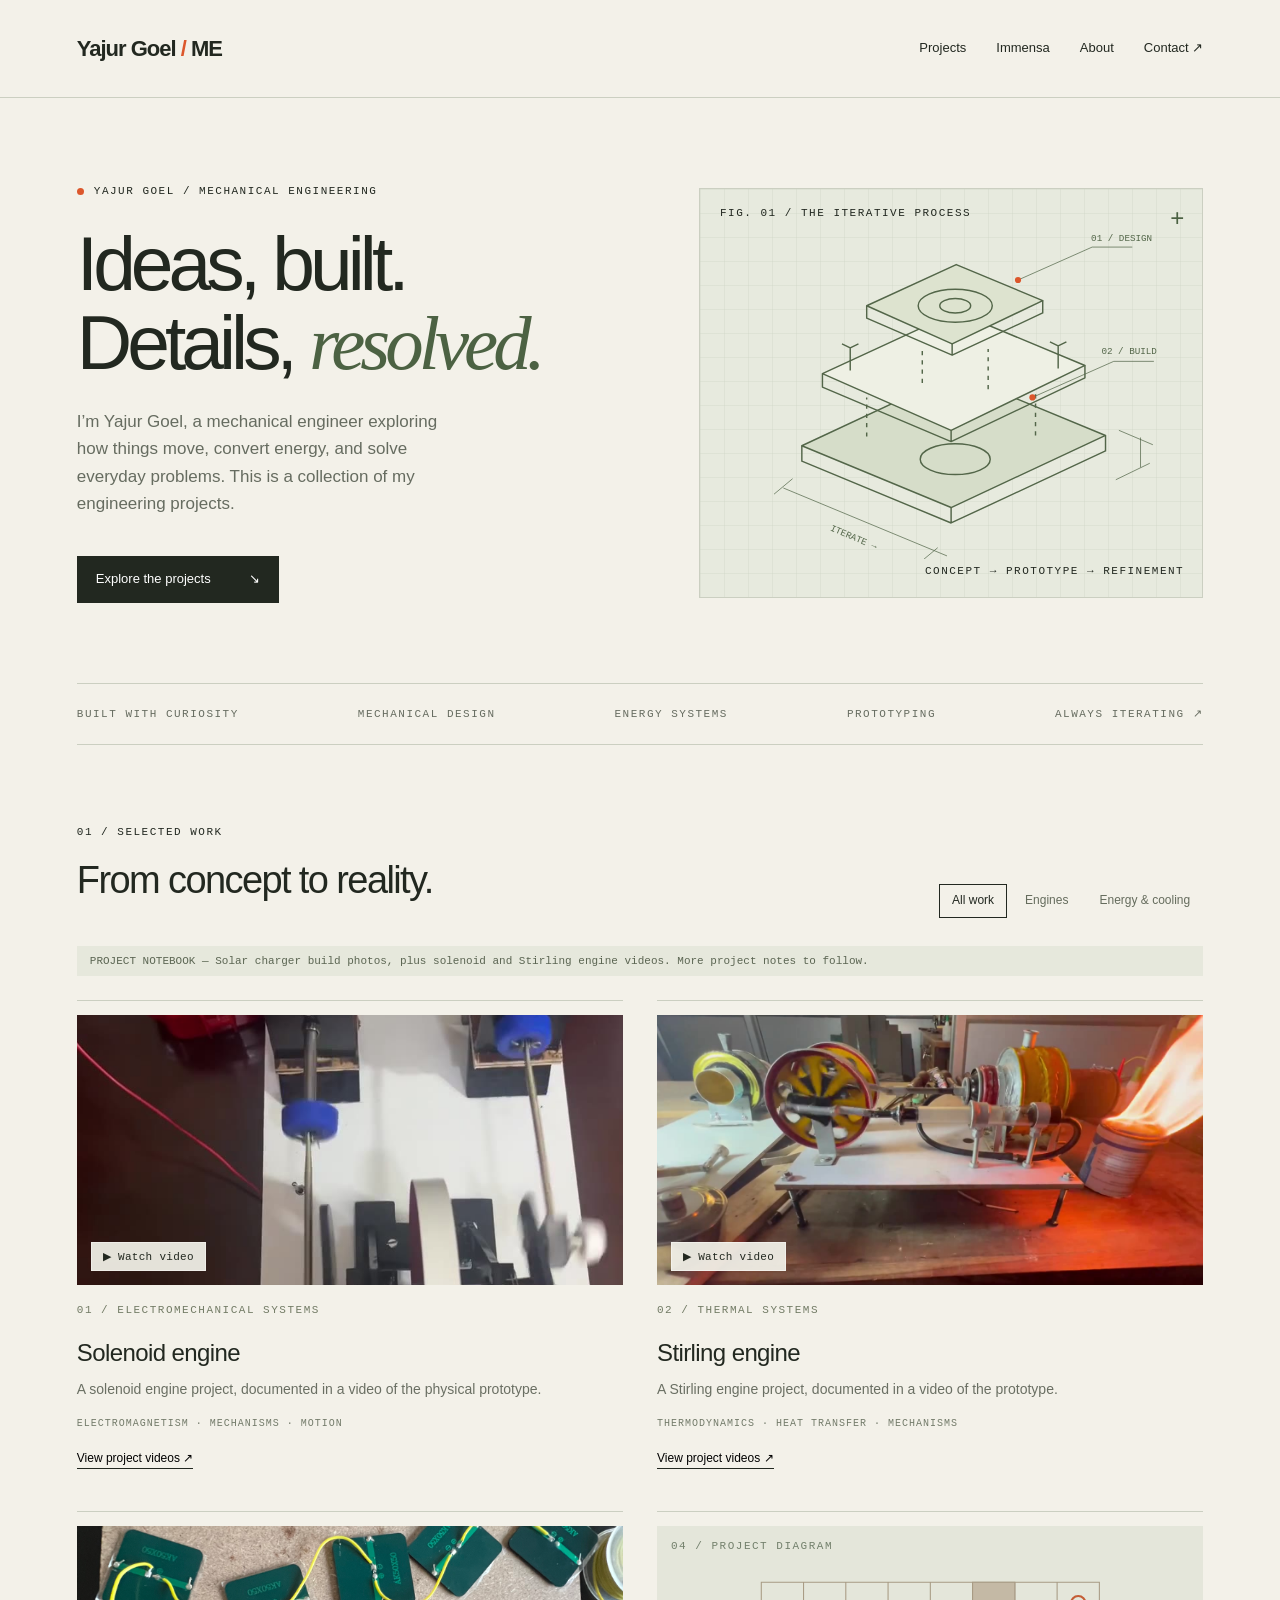
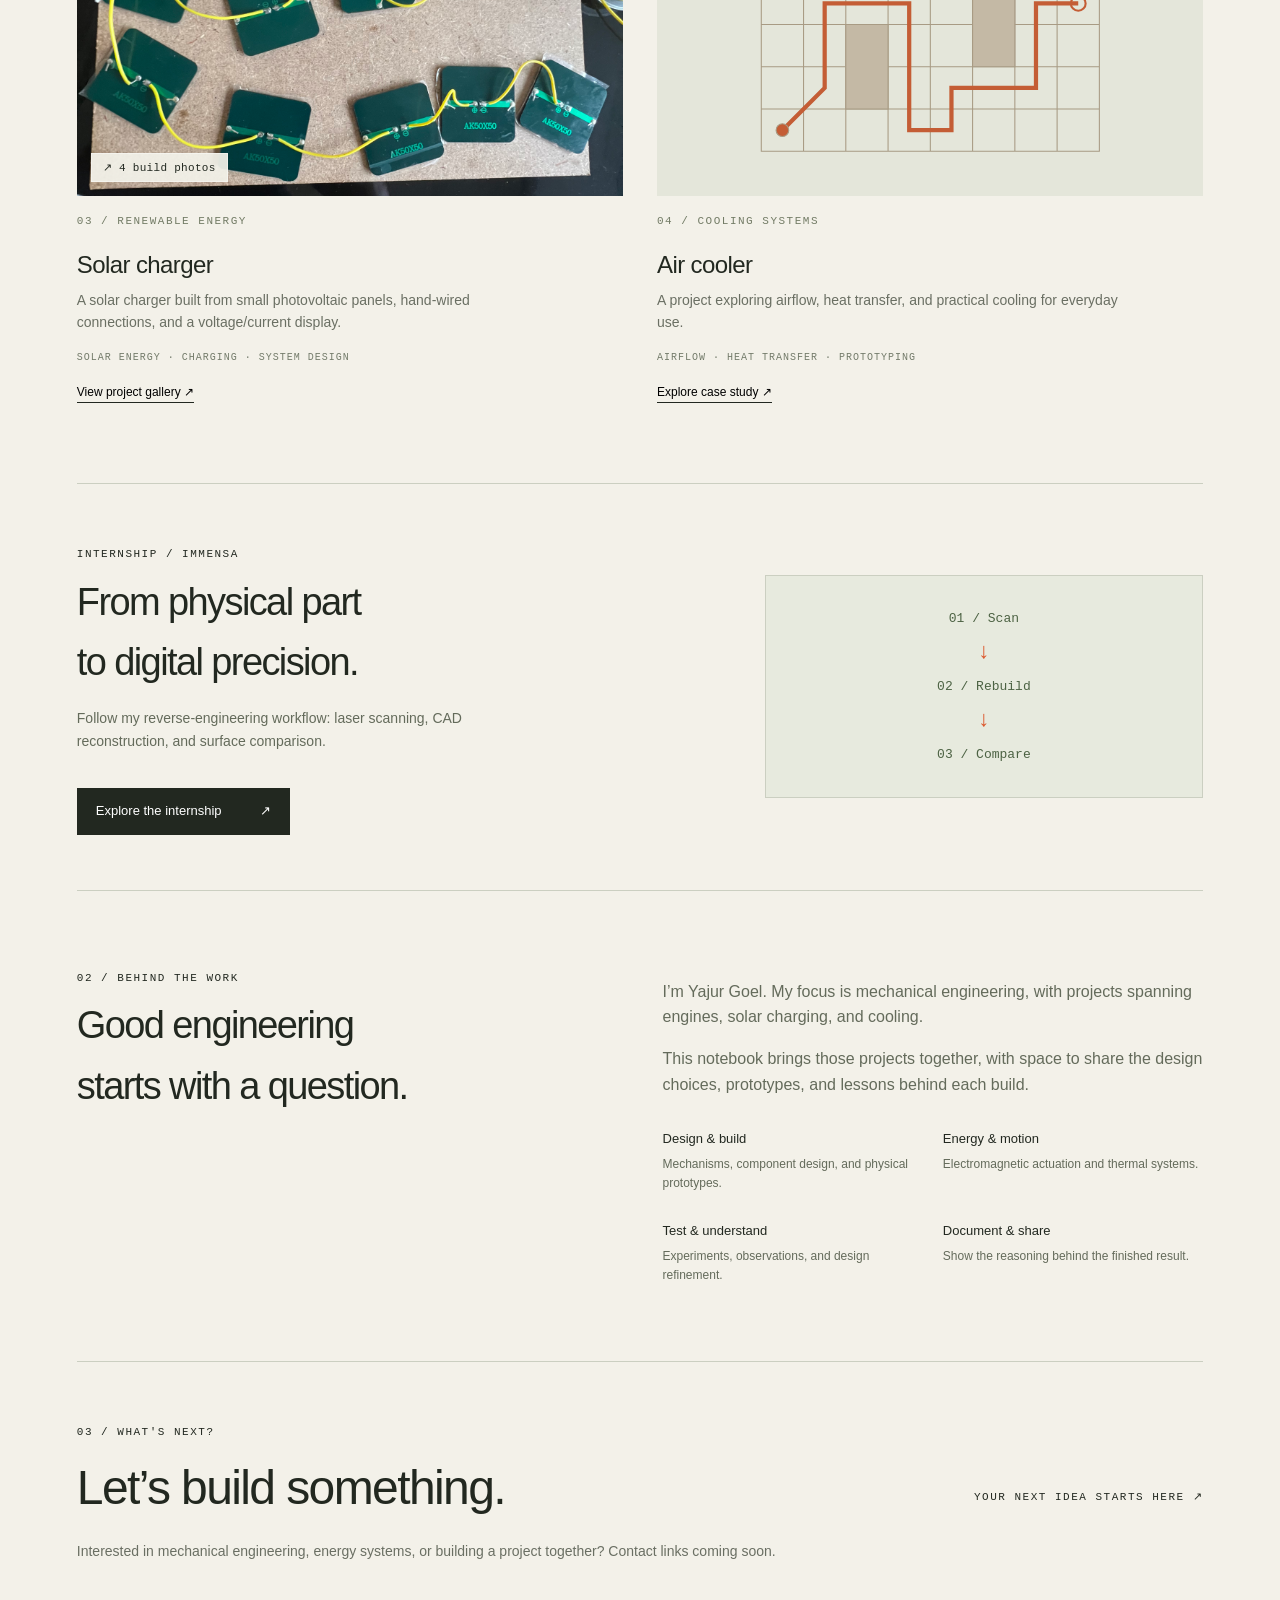
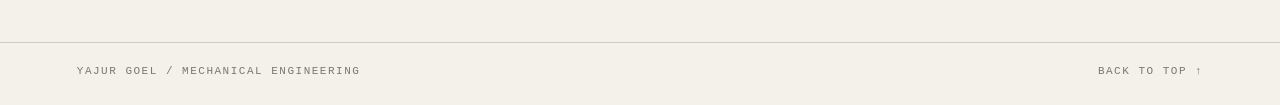
<file: index.html>
<!doctype html><html lang="en"><head><meta charset="UTF-8"><meta name="viewport" content="width=device-width,initial-scale=1"><title>Yajur Goel — Mechanical Engineering</title><meta name="description" content="An engineering project notebook: design decisions, prototypes, and lessons learned."><style>
:root{--paper:#f3f1e9;--ink:#222820;--line:#cbcfc1;--green:#4c6243;--orange:#dc572c}*{box-sizing:border-box}html{scroll-behavior:smooth}body{margin:0;background:var(--paper);color:var(--ink);font:16px/1.6 Arial,sans-serif}a{color:inherit;text-decoration:none}button{font:inherit;cursor:pointer}header,main,footer{max-width:1400px;margin:auto;padding:0 6%}header{height:98px;display:flex;align-items:center;justify-content:space-between;border-bottom:1px solid var(--line)}.logo{font-weight:800;letter-spacing:-1px;font-size:22px}.logo span{color:var(--orange)}nav{display:flex;gap:30px;font-size:13px}nav a:hover{color:var(--orange)}.mono{font:11px/1.5 monospace;letter-spacing:1.5px;text-transform:uppercase}.hero{display:grid;grid-template-columns:1.1fr 1fr;align-items:center;gap:6%;padding:85px 0 80px}.eyebrow{display:flex;align-items:center;gap:10px}.dot{width:7px;height:7px;background:var(--orange);border-radius:50%}h1{font-size:clamp(50px,6vw,84px);line-height:1.04;letter-spacing:-5px;font-weight:500;margin:24px 0}h1 em{font-family:Georgia,serif;font-weight:400;color:var(--green)}.intro{max-width:395px;color:#666c60;font-size:17px}.btn{display:inline-flex;align-items:center;gap:38px;background:var(--ink);color:white;padding:13px 19px;font-size:13px;margin-top:22px}.btn:hover{background:var(--green)}.drawing{position:relative;min-height:410px;background-color:#e7eade;background-image:linear-gradient(#ccd3c355 1px,transparent 1px),linear-gradient(90deg,#ccd3c355 1px,transparent 1px);background-size:24px 24px;border:1px solid var(--line)}.drawing svg{width:100%;height:350px;margin-top:20px}.drawing .label{position:absolute;left:20px;top:16px}.drawing .caption{position:absolute;bottom:17px;right:18px}.cross{position:absolute;right:18px;top:10px;font-size:24px;color:var(--green)}.strip{display:flex;gap:25px;justify-content:space-between;padding:22px 0;border-top:1px solid var(--line);border-bottom:1px solid var(--line);color:#666c60}.section{padding:72px 0}.section-head{display:flex;align-items:end;justify-content:space-between;margin-bottom:28px}h2{font-size:38px;letter-spacing:-1.6px;font-weight:500;margin:7px 0}.filters{display:flex;gap:5px}.filters button{border:1px solid transparent;background:transparent;padding:6px 12px;font-size:12px;color:#656c5d}.filters button.active{border-color:var(--ink);color:var(--ink)}.projects{display:grid;grid-template-columns:1fr 1fr;gap:34px}.project{border-top:1px solid var(--line);padding-top:14px}.art{height:270px;display:grid;place-items:center;overflow:hidden;position:relative;background:#e4e6da}.art svg{width:88%;height:90%;transition:transform .4s}.project:hover .art svg{transform:scale(1.04)}.art.dark{background:#29332b;color:#c3cfac}.art.peach{background:#e9dfd1}.art .number{position:absolute;top:12px;left:14px;color:#73806c}.project h3{font-size:24px;letter-spacing:-.6px;font-weight:500;margin:16px 0 5px}.project p{color:#6a6f63;max-width:470px;font-size:14px;margin:0 0 18px}.tags{display:flex;gap:10px;color:#737b6a;font:10px monospace;text-transform:uppercase;letter-spacing:1px}.case{padding:0;background:none;border:0;border-bottom:1px solid var(--ink);margin:20px 0 8px;font-size:12px}.sample{background:#e6e8dc;color:#5b6552;padding:9px 13px;font:11px monospace;margin-bottom:24px}.about{display:grid;grid-template-columns:1fr 1.2fr;gap:12%;border-top:1px solid var(--line)}.about p{color:#646b5b}.capabilities{display:grid;grid-template-columns:1fr 1fr;gap:20px;margin-top:28px}.capabilities b{font-size:13px;font-weight:500}.capabilities p{font-size:12px;margin:4px 0}.contact{border-top:1px solid var(--line);padding:55px 0 65px;display:flex;justify-content:space-between;align-items:center}.contact h2{font-size:48px}.contact p{color:#6a6f63;font-size:14px}footer{border-top:1px solid var(--line);padding-top:20px;padding-bottom:25px;display:flex;justify-content:space-between;color:#767b6d}dialog{border:1px solid var(--line);background:var(--paper);max-width:650px;width:90%;padding:35px;color:var(--ink)}dialog::backdrop{background:#20281dcc;backdrop-filter:blur(4px)}dialog h2{font-size:30px}dialog h3{font-size:13px;margin-top:25px}dialog p{color:#626b59;font-size:14px}.close{float:right;background:none;border:0;font-size:23px}.empty{color:#707665;font-size:13px}.hidden{display:none}@media(max-width:760px){header{height:76px}nav{gap:16px}.hero{grid-template-columns:1fr;padding:50px 0;gap:35px}h1{letter-spacing:-3px}.drawing{min-height:340px}.drawing svg{height:280px}.strip{flex-wrap:wrap;justify-content:start;gap:15px;font-size:9px}.section{padding:45px 0}.section-head{display:block}.filters{margin-top:16px}.projects,.about{grid-template-columns:1fr}.art{height:240px}.about{gap:10px}.contact{display:block}.contact h2{font-size:38px}footer{font-size:9px;gap:15px}}@media(prefers-reduced-motion:reduce){html{scroll-behavior:auto}.art svg{transition:none}}
.internship-feature{border-top:1px solid var(--line);padding:55px 0;display:grid;grid-template-columns:1.5fr 1fr;gap:30px;align-items:center}.internship-feature p{color:#646b5b;font-size:14px;max-width:420px}.internship-path{background:#e7eade;border:1px solid var(--line);padding:35px;display:flex;flex-direction:column;align-items:center;font:13px monospace;color:var(--green);gap:14px}.internship-path i{color:var(--orange);font-size:22px;font-style:normal}@media(max-width:760px){.internship-feature{grid-template-columns:1fr}.internship-path{flex-direction:row;justify-content:center;padding:20px;font-size:10px;gap:12px}.internship-path i{transform:rotate(-90deg)}header .logo{font-size:18px}header nav{gap:12px;font-size:11px}}

/* Original project photography and user-controlled videos. */
.art.real-media{display:block;background:#dfe3d5}.real-media img{width:100%;height:100%;object-fit:cover;object-position:center 48%;transition:transform .35s}.real-media:hover img{transform:scale(1.025)}.media-badge{position:absolute;bottom:14px;left:14px;padding:7px 11px;background:#f3f1e9ed;border:1px solid #ffffff60;color:var(--ink);font:11px monospace;letter-spacing:.3px}.has-media{max-width:1000px;max-height:90svh;padding:30px}.has-media .close{position:sticky;top:0;background:var(--paper);border:1px solid var(--line);width:34px;height:34px;z-index:2;line-height:25px}.media-gallery{display:grid;grid-template-columns:1fr 1fr;gap:24px;margin-top:24px}.project-media{margin:0;min-width:0}.project-media img,.project-media video{display:block;width:100%;height:330px;object-fit:contain;background:#e4e6da}.project-media figcaption{font-size:12px;line-height:1.5;color:#626b59;margin-top:9px}.video-gallery{grid-template-columns:1fr}.video-gallery video{height:auto;max-height:65svh;background:#222820}.project-summary{max-width:650px}.real-media:focus-visible{outline:3px solid var(--orange);outline-offset:4px}@media(max-width:760px){.has-media{padding:20px;width:94%}.media-gallery{grid-template-columns:1fr;gap:25px}.project-media img{height:auto;max-height:65svh}.real-media img{object-position:center 45%}}@media(prefers-reduced-motion:reduce){.real-media img{transition:none}}
</style></head><body><header><a class="logo" href="#">Yajur Goel<span> / </span>ME</a><nav aria-label="Main navigation"><a href="#projects">Projects</a><a href="immensa.html">Immensa</a><a href="#about">About</a><a href="#contact">Contact ↗</a></nav></header><main><section class="hero"><div><div class="eyebrow mono"><span class="dot"></span> Yajur Goel / Mechanical engineering</div><h1>Ideas, built.<br>Details, <em>resolved.</em></h1><p class="intro">I’m Yajur Goel, a mechanical engineer exploring how things move, convert energy, and solve everyday problems. This is a collection of my engineering projects.</p><a class="btn" href="#projects">Explore the projects <span>↘</span></a></div><div class="drawing"><span class="mono label">Fig. 01 / The iterative process</span><span class="cross">+</span><svg viewBox="0 0 480 340" role="img" aria-label="Exploded engineering drawing of a mechanical assembly"><g fill="none" stroke="#536649" stroke-width="1.4" stroke-linejoin="round"><path d="M95 230 240 290 390 220 245 160Z" fill="#d6ddc9"/><path d="M95 230v15l145 60 150-70v-15M240 290v15"/><path d="m115 160 130-60 125 52-130 63Z" fill="#eef0e4"/><path d="M115 160v13l125 53 130-62v-12M240 215v11"/><path d="m158 94 87-40 84 35-88 42Z" fill="#dde3cf"/><path d="M158 94v12l83 36 88-41V89M241 131v11"/><ellipse cx="244" cy="94" rx="36" ry="16"/><ellipse cx="244" cy="94" rx="15" ry="7"/><path d="M212 169v-31m64 37v-39M158 221v-38m164 37v-40" stroke-dasharray="4 5"/><path d="M142 157v-22m0 0 8-4m-8 4-8-4M344 155v-22m0 0 8-4m-8 4-8-4"/><ellipse cx="244" cy="243" rx="34" ry="15"/><path d="m77 271 159 66m-150-75-18 15m159 52-18 15M403 215l33 14m-36 34 33-16m-9-25v29" stroke-width=".7"/><path d="m305 69 72-32h39M319 183l79-35h39" stroke-width=".7"/><circle cx="305" cy="69" r="3" fill="#dc572c" stroke="none"/><circle cx="319" cy="183" r="3" fill="#dc572c" stroke="none"/></g><g fill="#536649" font-size="9" font-family="monospace"><text x="376" y="31">01 / DESIGN</text><text x="386" y="141">02 / BUILD</text><text x="122" y="312" transform="rotate(23 122 312)">ITERATE →</text></g></svg><span class="mono caption">Concept → prototype → refinement</span></div></section><div class="strip mono"><span>Built with curiosity</span><span>Mechanical design</span><span>Energy systems</span><span>Prototyping</span><span>Always iterating ↗</span></div><section class="section" id="projects"><div class="section-head"><div><span class="mono">01 / Selected work</span><h2>From concept to reality.</h2></div><div class="filters" aria-label="Filter projects"><button class="active" data-filter="all" aria-pressed="true">All work</button><button data-filter="engines" aria-pressed="false">Engines</button><button data-filter="energy" aria-pressed="false">Energy & cooling</button></div></div><div class="sample">PROJECT NOTEBOOK — Solar charger build photos, plus solenoid and Stirling engine videos. More project notes to follow.</div><div class="projects" id="project-grid"></div></section><section class="internship-feature" aria-labelledby="internship-title"><div><span class="mono">Internship / Immensa</span><h2 id="internship-title">From physical part<br>to digital precision.</h2><p>Follow my reverse-engineering workflow: laser scanning, CAD reconstruction, and surface comparison.</p><a class="btn" href="immensa.html">Explore the internship <span>↗</span></a></div><div class="internship-path" aria-hidden="true"><span>01 / Scan</span><i>↓</i><span>02 / Rebuild</span><i>↓</i><span>03 / Compare</span></div></section><section class="section about" id="about"><div><span class="mono">02 / Behind the work</span><h2>Good engineering<br>starts with a question.</h2></div><div><p>I’m Yajur Goel. My focus is mechanical engineering, with projects spanning engines, solar charging, and cooling.</p><p>This notebook brings those projects together, with space to share the design choices, prototypes, and lessons behind each build.</p><div class="capabilities"><div><b>Design & build</b><p>Mechanisms, component design, and physical prototypes.</p></div><div><b>Energy & motion</b><p>Electromagnetic actuation and thermal systems.</p></div><div><b>Test & understand</b><p>Experiments, observations, and design refinement.</p></div><div><b>Document & share</b><p>Show the reasoning behind the finished result.</p></div></div></div></section><section class="contact" id="contact"><div><span class="mono">03 / What's next?</span><h2>Let’s build something.</h2><p>Interested in mechanical engineering, energy systems, or building a project together? Contact links coming soon.</p></div><span class="mono">Your next idea starts here ↗</span></section></main><footer class="mono"><span>Yajur Goel / Mechanical engineering</span><a href="#">Back to top ↑</a></footer><dialog id="detail" aria-labelledby="detail-title"><button class="close" aria-label="Close project">×</button><span class="mono">Project notebook</span><h2 id="detail-title"></h2><div id="detail-body"></div></dialog><script src="assets/projects.js" defer></script></body></html>
</file>
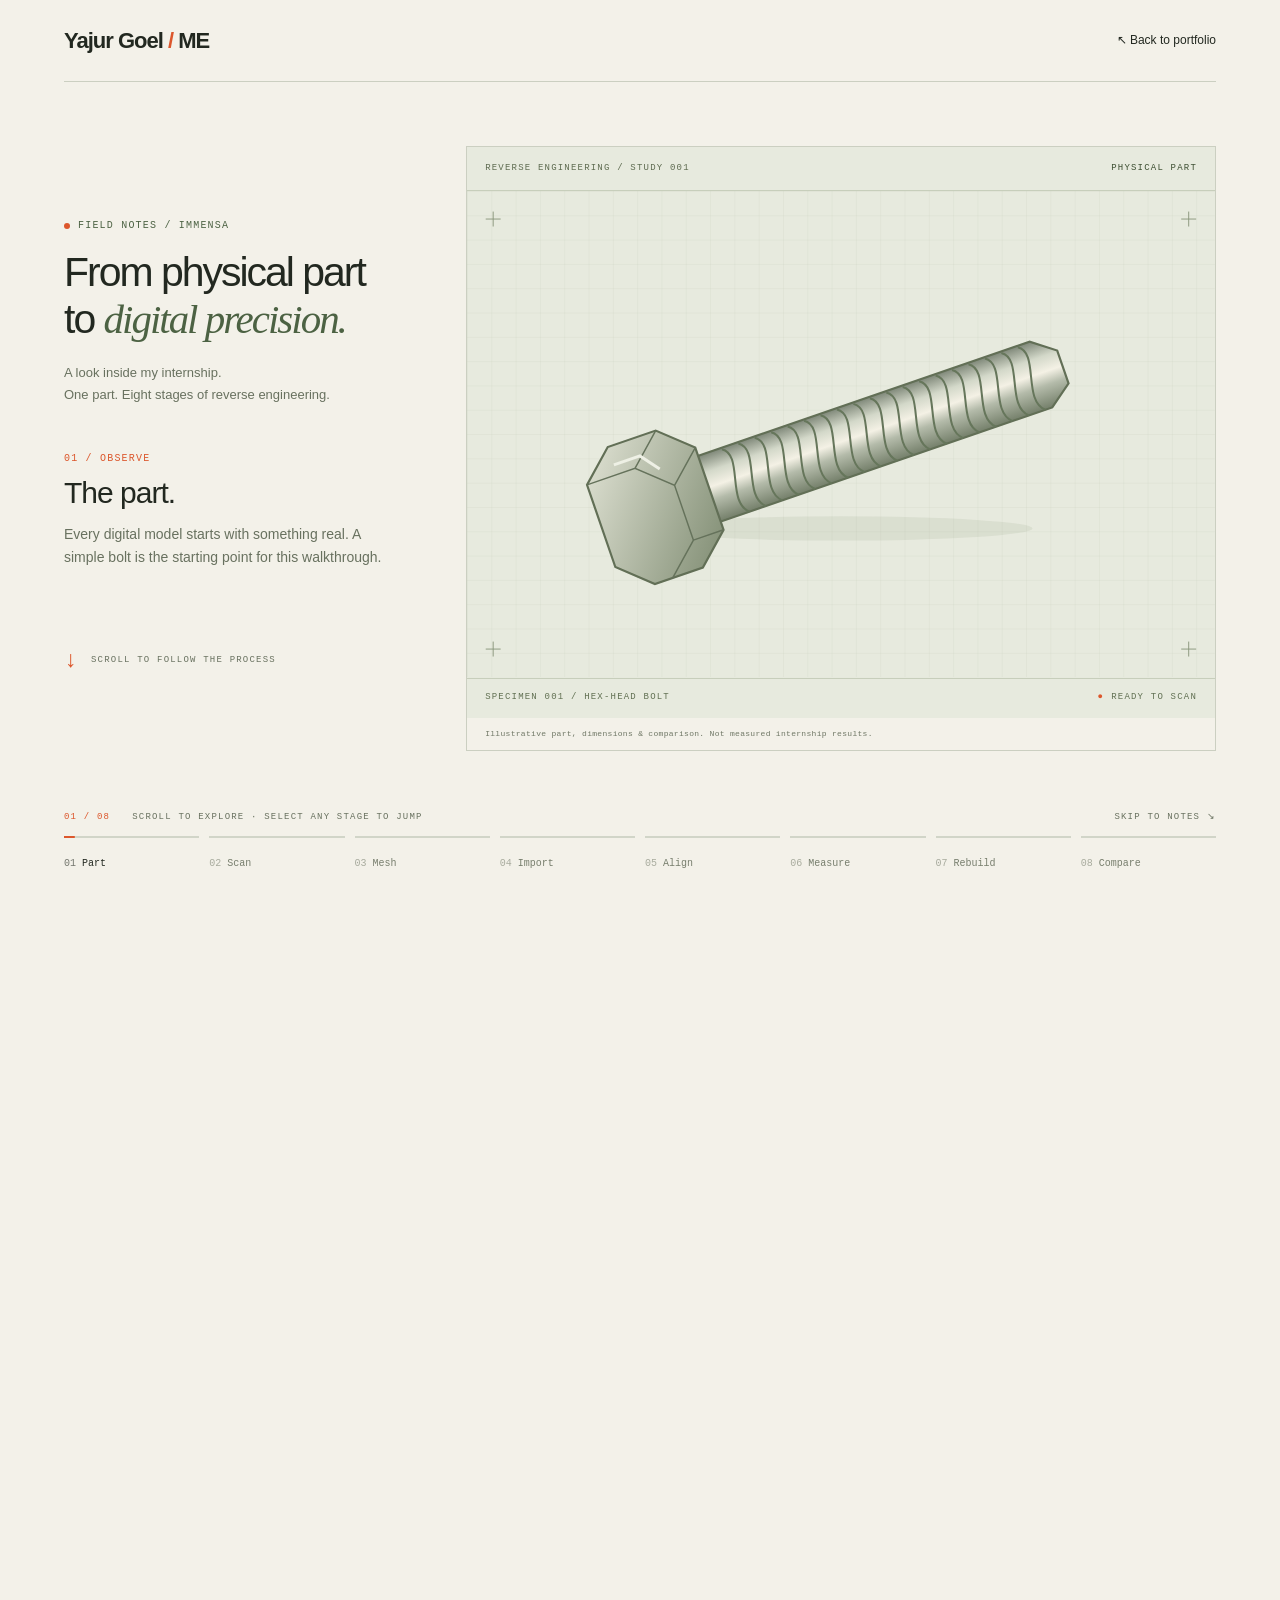
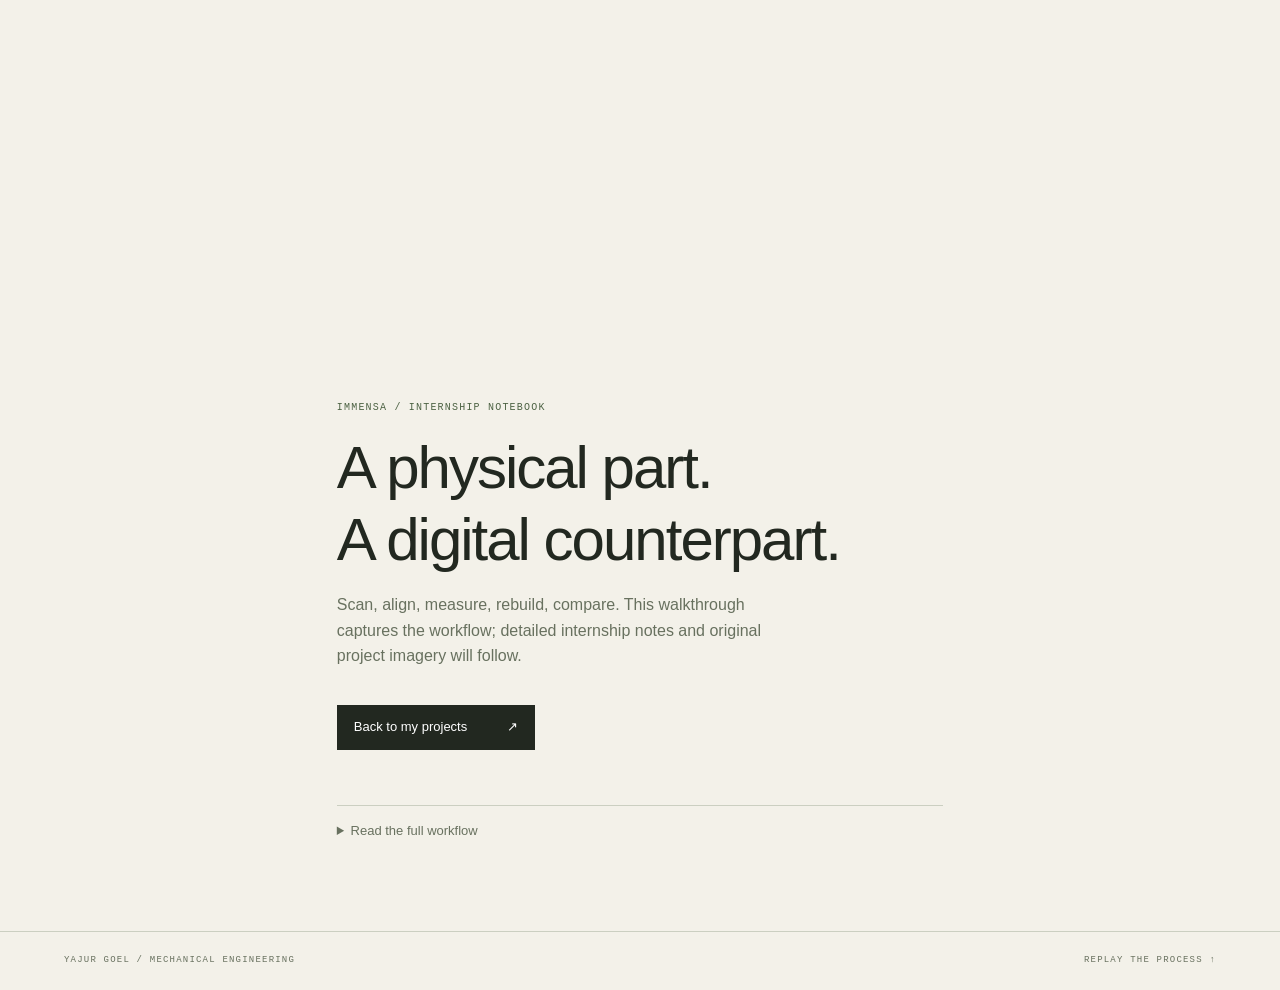
<file: immensa.html>
<!doctype html>
<html lang="en">
<head>
  <meta charset="utf-8">
  <meta name="viewport" content="width=device-width, initial-scale=1">
  <meta name="description" content="Yajur Goel’s internship at Immensa: a scroll-driven journey from a physical part through laser scanning, CAD reconstruction, and deviation analysis.">
  <title>Inside Immensa — Yajur Goel</title>
  <link rel="stylesheet" href="assets/immensa.css">
  <script src="assets/immensa.js" defer></script>
</head>
<body>
  <a class="skip-link" href="#after-story">Skip the animation</a>
  <!-- The long track supplies scroll distance; the frame stays pinned inside it. -->
  <main>
    <section class="story-track" id="story" aria-label="Eight stages of reverse engineering">
      <div class="story-frame">
        <header class="site-header">
          <a class="wordmark" href="index.html">Yajur Goel<span> / </span>ME</a>
          <a class="back-link" href="index.html#projects">↖ Back to portfolio</a>
        </header>
        <div class="story-layout">
          <div class="narrative">
            <p class="eyebrow"><span class="orange-dot"></span> Field notes / Immensa</p>
            <h1>From physical part<br> to <em>digital precision.</em></h1>
            <p class="intro">A look inside my internship.<br>One part. Eight stages of reverse engineering.</p>
            <!-- Captions are authored in STORY.stages in assets/immensa.js. -->
            <div class="caption" aria-live="polite" aria-atomic="true">
              <p class="stage-kicker" id="stage-kicker">01 / Observe</p>
              <h2 id="stage-title">The part.</h2>
              <p id="stage-caption">Every digital model starts with something real. A simple bolt is the starting point for this walkthrough.</p>
            </div>
            <div class="scroll-hint"><span>↓</span> <span id="scroll-hint">Scroll to follow the process</span></div>
          </div>
          <figure class="workbench" aria-labelledby="scene-description">
            <div class="bench-heading"><span>Reverse engineering / Study 001</span><span id="mode-label">Physical part</span></div>
            <!-- Replace the bolt geometry in <defs> or the scene group with your own SVG. -->
            <svg id="scene" viewBox="0 0 800 520" role="img" aria-labelledby="scene-title scene-description">
              <title id="scene-title">A bolt being reverse engineered</title>
              <desc id="scene-description">A solid bolt centered on a workshop grid.</desc>
              <defs>
                <linearGradient id="metal" x1="0" y1="0" x2="0" y2="1"><stop stop-color="#7e8778"/><stop offset=".26" stop-color="#d3d8c9"/><stop offset=".48" stop-color="#f4f1e5"/><stop offset=".67" stop-color="#b4bbaa"/><stop offset="1" stop-color="#747f6a"/></linearGradient>
                <linearGradient id="headMetal" x1="0" y1="0" x2="1" y2="1"><stop stop-color="#e2e4d6"/><stop offset="1" stop-color="#7e8b71"/></linearGradient>
                <linearGradient id="cadMetal" x1="0" y1="0" x2="0" y2="1"><stop stop-color="#8fa17a"/><stop offset=".4" stop-color="#e3ebd5"/><stop offset="1" stop-color="#61754f"/></linearGradient>
                <!-- Smooth deviation fields: blue/cyan inward, green nominal, yellow/red outward. -->
                <radialGradient id="deviation-cool"><stop stop-color="#165ce5"/><stop offset=".28" stop-color="#008ff0"/><stop offset=".58" stop-color="#16d9d0"/><stop offset="1" stop-color="#43c861" stop-opacity="0"/></radialGradient>
                <radialGradient id="deviation-warm"><stop stop-color="#e44428"/><stop offset=".22" stop-color="#f28d22"/><stop offset=".55" stop-color="#e5e43a"/><stop offset="1" stop-color="#43c861" stop-opacity="0"/></radialGradient>
                <linearGradient id="deviation-base" x1="0" y1="0" x2="0" y2="1"><stop stop-color="#68d85c"/><stop offset=".45" stop-color="#47cb57"/><stop offset="1" stop-color="#32ae59"/></linearGradient>
                <pattern id="scene-grid" width="26" height="26" patternUnits="userSpaceOnUse"><path d="M26 0H0V26" fill="none" stroke="#718464" stroke-opacity=".12"/></pattern>
                <path id="bolt-outline" d="M-175-30-153-50H-118L-96-30V-24H146L162-12V12L146 24H-96V30L-118 50H-153L-175 30Z"/>
                <clipPath id="bolt-clip"><use href="#bolt-outline"/></clipPath>
                <clipPath id="scan-clip"><rect id="scan-reveal" x="-180" y="-60" width="0" height="120"/></clipPath>
                <filter id="laser-glow" x="-100%" y="-20%" width="300%" height="140%"><feGaussianBlur stdDeviation="3"/></filter>
                <marker id="arrow" markerWidth="6" markerHeight="6" refX="3" refY="3" orient="auto-start-reverse"><path d="m0 0 6 3-6 3" fill="none" stroke="#5c6b4e"/></marker>
                <g id="solid-bolt">
                  <path d="M-100-24H146L162-12V12L146 24H-100Z" fill="url(#metal)" stroke="#626f56" stroke-width="1.5"/>
                  <g id="physical-threads" fill="none" stroke="#66765b" stroke-width="1.4"></g>
                  <path d="M-175-30-153-50H-118L-96-30V30L-118 50H-153L-175 30Z" fill="url(#headMetal)" stroke="#626f56" stroke-width="1.5"/>
                  <path d="M-175-30H-140L-118-10V30L-140 50M-140-30-118-50M-118-10-96-30M-118 30-96 30" fill="none" stroke="#65725b"/>
                  <path d="M-153-37H-134L-124-24" fill="none" stroke="#eef0e5" stroke-width="2"/>
                </g>
              </defs>
              <rect width="800" height="520" fill="url(#scene-grid)"/>
              <g class="registration" stroke="#8a967c" stroke-width="1"><path d="M20 30h16m-8-8v16M764 30h16m-8-8v16M20 490h16m-8-8v16M764 490h16m-8-8v16"/></g>
              <g id="cad-window" opacity="0">
                <rect x="28" y="62" width="744" height="388" rx="5" fill="#f1f2e9" stroke="#a9b39c"/>
                <path d="M28 96H772M28 130H772M170 130V450" stroke="#bac2af"/>
                <circle cx="45" cy="79" r="3" fill="#a0ab93"/><circle cx="57" cy="79" r="3" fill="#b7bfac"/><circle cx="69" cy="79" r="3" fill="#ccd1c2"/>
                <text x="91" y="83" class="svg-label">PART STUDIO / UNTITLED</text>
                <g class="svg-small" fill="#5c6b50"><text x="45" y="117">File</text><text x="91" y="117">View</text><text x="142" y="117">Mesh</text><text x="201" y="117">Surface</text><text x="274" y="117">Measure</text><text x="352" y="117">Compare</text></g>
                <text x="43" y="154" class="svg-label">MODEL TREE</text>
                <g class="svg-small"><text x="43" y="184">⌄ Part_001</text><text x="54" y="208">◇ Scan mesh</text><text x="54" y="232" id="tree-feature">⊞ Reference axes</text><text x="54" y="256" id="tree-detail">— Unaligned</text></g>
                <g transform="translate(718 400)" stroke-width="1.6"><path d="M0 0h25" stroke="#c66545"/><path d="M0 0v-25" stroke="#71865a"/><path d="M0 0l-15 13" stroke="#5d84a1"/><g stroke="none" class="svg-small"><text x="28" y="4">X</text><text x="-4" y="-31">Y</text><text x="-24" y="23">Z</text></g></g>
                <text x="43" y="432" class="svg-label">mm / PERSPECTIVE</text>
              </g>
              <ellipse id="part-shadow" cx="400" cy="361" rx="205" ry="13" fill="#7c8c68" opacity=".12"/>
              <g id="axes" opacity="0" stroke-width="1.2" stroke-dasharray="5 5"><path d="M245 285H735" stroke="#c46c4c"/><path d="M473 164V400" stroke="#688552"/><path d="M374 360 566 212" stroke="#62849b"/><g stroke="none" class="svg-label"><text x="728" y="278" fill="#a34b32">X</text><text x="480" y="170" fill="#526c41">Y</text><text x="566" y="205" fill="#466d8a">Z</text></g><circle cx="473" cy="285" r="5" stroke="#596c4b" fill="#f3f1e9"/></g>
              <g id="part-position" transform="translate(400 270)">
                <g id="part-rotation" transform="rotate(-19)">
                  <g id="physical"><use href="#solid-bolt"/></g>
                  <!-- Deterministic triangle and point geometry is generated once, never per frame. -->
                  <g id="scan-mesh" clip-path="url(#scan-clip)" opacity="0"><g clip-path="url(#bolt-clip)"><g id="mesh-faces"></g><g id="mesh-points"></g></g><use href="#bolt-outline" fill="none" stroke="#637957" stroke-width=".7" opacity=".6"/></g>
                  <g id="scan-light" opacity="0"><path id="laser-fan" fill="#d96c42" opacity=".09"/><path id="laser-blur" stroke="#e45f35" stroke-width="8" filter="url(#laser-glow)"/><path id="laser-line" stroke="#dc572c" stroke-width="2"/><circle id="laser-point" cy="-105" r="4" fill="#dc572c"/></g>
                  <g id="clean-solid" opacity="0"><use href="#bolt-outline" fill="url(#cadMetal)" stroke="#456039" stroke-width="1.3"/><g id="cad-threads" fill="none" stroke="#526e42" stroke-width="1"/><path d="M-175-30H-140L-118-10V30L-140 50M-140-30-118-50M-118-10-96-30M-118 30-96 30" fill="none" stroke="#526e42"/></g>
                  <g id="deviation" opacity="0" clip-path="url(#bolt-clip)">
                    <use href="#bolt-outline" fill="url(#deviation-base)"/>
                    <ellipse cx="-145" cy="-24" rx="32" ry="27" fill="url(#deviation-cool)"/>
                    <ellipse cx="55" cy="23" rx="35" ry="24" fill="url(#deviation-cool)"/>
                    <ellipse cx="140" cy="-20" rx="29" ry="24" fill="url(#deviation-warm)"/>
                    <ellipse cx="-95" cy="29" rx="22" ry="20" fill="url(#deviation-warm)"/>
                    <path d="M-175-30H-140L-118-10V30L-140 50M-140-30-118-50M-118-10-96-30M-118 30-96 30" fill="none" stroke="#276c43" stroke-opacity=".35" stroke-width=".8"/>
                  </g>
                  <!-- Rebuild storyboard uses the same local coordinates as the measured shaft. -->
                  <g id="rebuild-story" opacity="0">
                    <g id="sketch-profile" fill="none" stroke="#567346" stroke-width="1.5">
                      <path d="M-116 0H182" stroke-dasharray="7 5" stroke="#c97547"/>
                      <path d="M-96 0V-24H162V0Z" fill="#8bad7026"/>
                      <path d="M-96 0V24H162V0" stroke-dasharray="3 4" opacity=".4"/>
                      <circle cx="-96" cy="-24" r="3" fill="#f3f1e9"/><circle cx="162" cy="-24" r="3" fill="#f3f1e9"/>
                      <circle cx="-40" cy="-24" r="3" fill="#f3f1e9"/><circle cx="-40" cy="24" r="3" fill="#f3f1e9"/>
                    </g>
                    <g id="sketch-length" opacity="0" stroke="#5c6b4e" fill="none"><path d="M-96-29V-74M162-29V-74"/><path d="M-92-66H158" marker-start="url(#arrow)" marker-end="url(#arrow)"/><rect x="-5" y="-78" width="75" height="22" fill="#f1f2e9" stroke="none"/><text id="sketch-length-text" x="32" y="-63" text-anchor="middle" class="dimension-text">60 mm</text></g>
                    <g id="sketch-diameter" opacity="0" stroke="#5c6b4e" fill="none"><path d="M-40-24H207M-40 24H207" stroke-dasharray="3 4" opacity=".5"/><path d="M195-20V20" marker-start="url(#arrow)" marker-end="url(#arrow)"/><text id="sketch-diameter-text" x="207" y="4" class="dimension-text">Ø12 mm</text></g>
                    <g id="revolve-blank" opacity="0"><path d="M-96-24H162V24H-96Z" fill="url(#cadMetal)" stroke="#567346"/><ellipse cx="162" cy="0" rx="9" ry="24" fill="url(#headMetal)" stroke="#567346"/><ellipse cx="-96" cy="0" rx="9" ry="24" fill="none" stroke="#567346"/></g>
                    <g id="revolve-sweep" opacity="0" fill="none" stroke="#dc572c" stroke-width="1.6"><ellipse cx="33" cy="0" rx="14" ry="40" stroke-dasharray="4 4" opacity=".5"/><path id="revolve-profile" d="M-96 0V-24H162V0"/><path id="revolve-orbit"/><circle id="revolve-tip" r="3" fill="#dc572c" stroke="none"/></g>
                    <g id="revolve-command"><rect id="revolve-command-bg" x="-49" y="-129" width="165" height="28" rx="3" fill="#e3e8d8" stroke="#a5b391"/><text x="-35" y="-111" class="svg-small">⟳ Revolve · 360°</text></g>
                    <g id="cursor-click" opacity="0"><circle id="click-ring" r="9" fill="#dc572c22" stroke="#dc572c" stroke-width="1.5"/></g>
                    <g id="demo-cursor"><path d="M0 0 2 21 7 15 12 25 16 23 11 13 19 12Z" fill="#fcfaf1" stroke="#29352a" stroke-width="1.5" stroke-linejoin="round"/></g>
                  </g>
                  <g id="dimensions" fill="none" stroke="#5c6b4e" stroke-width="1">
                    <g id="dim-length" opacity="0"><path d="M-96 29V87M162 18V87"/><path d="M-92 76H158" marker-start="url(#arrow)" marker-end="url(#arrow)"/><rect x="-5" y="65" width="66" height="22" fill="#f1f2e9" stroke="none"/><text x="28" y="80" text-anchor="middle" class="dimension-text" id="length-label">60 mm</text></g>
                    <g id="dim-diameter" opacity="0"><path d="M150-24H195M150 24H195"/><path d="M185-20V20" marker-start="url(#arrow)" marker-end="url(#arrow)"/><text x="201" y="5" class="dimension-text" id="diameter-label">Ø12</text></g>
                    <g id="dim-pitch" opacity="0"><path d="M73-25V-64H127"/><circle cx="73" cy="-25" r="2.5" fill="#dc572c" stroke="none"/><text x="45" y="-75" class="dimension-text" id="pitch-label">P = 1.75 mm</text></g>
                  </g>
                </g>
              </g>
              <g id="align-tool" opacity="0"><rect x="220" y="373" width="300" height="39" rx="3" fill="#e2e7d7" stroke="#a6b494"/><text x="236" y="397" class="svg-small" id="align-label">Mesh → surface / Aligning to datum…</text></g>
              <g id="build-label" opacity="0"><rect x="237" y="374" width="300" height="36" rx="3" fill="#e2e7d7" stroke="#a6b494"/><text x="252" y="397" class="svg-small"><tspan id="rebuild-instruction">Sketch / Select the first length point</tspan></text></g>
            </svg>
            <img id="stage-photo" class="stage-photo" alt="" hidden>
            <div class="scene-readout"><span id="readout">SPECIMEN 001 / HEX-HEAD BOLT</span><span class="status-light" id="status">Ready to scan</span></div>
            <div class="deviation-legend" id="legend" hidden>
              <div class="legend-title"><span>Signed surface deviation</span><span id="tolerance-label">Example tolerance ±0.10 mm</span></div>
              <div class="legend-bar" aria-hidden="true"></div>
              <div class="legend-labels"><span>Blue / inward<br><b id="negative-range">&lt; −0.10 mm</b></span><span>Green / within tolerance<br><b id="within-range">−0.10 to +0.10 mm</b></span><span>Red / outward<br><b id="positive-range">&gt; +0.10 mm</b></span></div>
            </div>
            <figcaption>Illustrative part, dimensions & comparison. Not measured internship results.</figcaption>
          </figure>
        </div>
        <div class="story-controls">
          <div class="progress-meta"><span id="progress-label">01 / 08</span><span>Scroll to explore · Select any stage to jump</span><a href="#after-story">Skip to notes ↘</a></div>
          <nav class="stage-nav" aria-label="Workflow stages" id="stage-nav"></nav>
        </div>
      </div>
    </section>
    <section class="after-story" id="after-story">
      <p class="eyebrow">Immensa / Internship notebook</p>
      <h2>A physical part.<br>A digital counterpart.</h2>
      <p>Scan, align, measure, rebuild, compare. This walkthrough captures the workflow; detailed internship notes and original project imagery will follow.</p>
      <a class="button" href="index.html#projects">Back to my projects <span>↗</span></a>
      <details><summary>Read the full workflow</summary><ol id="transcript"></ol></details>
    </section>
  </main>
  <footer><span>Yajur Goel / Mechanical engineering</span><a href="#story">Replay the process ↑</a></footer>
  <noscript><p class="no-script">Enable JavaScript for the interactive walkthrough. Workflow: physical part → laser scan → mesh → CAD import → alignment → measurements → parametric model → deviation comparison.</p></noscript>
</body>
</html>
</file>
<file: assets/immensa.css>
/* Palette and typography match the existing workshop portfolio. */
:root { --paper:#f3f1e9; --ink:#222820; --line:#cbcfc1; --green:#4c6243; --orange:#dc572c; --muted:#68715f; --stage-distance:100svh; }
* { box-sizing:border-box; }
html { scroll-behavior:smooth; }
body { overflow-anchor:none; margin:0; background:var(--paper); color:var(--ink); font:16px/1.6 Arial,sans-serif; }
a { color:inherit; text-decoration:none; }
button { font:inherit; }
a:focus-visible,button:focus-visible,summary:focus-visible { outline:2px solid var(--orange); outline-offset:5px; }
.skip-link { position:fixed; top:-100px; left:20px; z-index:10; background:var(--ink); color:white; padding:10px; }
.skip-link:focus { top:10px; }
/* No scroll interception: wheel, touch, keyboard and browser navigation remain native. */
.story-track { height:calc(var(--stage-distance) * 11); position:relative; }
.story-frame { height:100svh; min-height:600px; position:sticky; top:0; padding:0 5%; display:flex; flex-direction:column; max-width:1800px; margin:auto; }
.site-header { height:82px; flex-shrink:0; border-bottom:1px solid var(--line); display:flex; align-items:center; justify-content:space-between; }
.wordmark { font-weight:800; letter-spacing:-1px; font-size:22px; }
.wordmark span { color:var(--orange); }
.back-link { font-size:12px; }
.back-link:hover { color:var(--orange); }
.story-layout { flex:1; min-height:0; display:grid; grid-template-columns:minmax(270px,.85fr) minmax(0,1.85fr); align-items:center; gap:5%; padding:28px 0 24px; }
.eyebrow,.stage-kicker,.bench-heading,.scene-readout,.progress-meta,.stage-nav,.scroll-hint,figcaption,footer,.legend-title { font:10px/1.5 monospace; text-transform:uppercase; letter-spacing:1.2px; }
.eyebrow { color:var(--green); display:flex; align-items:center; gap:8px; margin:0 0 17px; }
.orange-dot { width:6px; height:6px; border-radius:50%; background:var(--orange); }
h1 { font-size:clamp(30px,3.2vw,49px); line-height:1.09; font-weight:500; letter-spacing:-2px; margin:0; }
h1 em { font:italic 1em Georgia,serif; color:var(--green); }
.intro { color:var(--muted); font-size:13px; line-height:1.7; margin:19px 0 0; }
.caption { margin-top:clamp(25px,5vh,62px); min-height:168px; }
.stage-kicker { color:var(--orange); margin:0 0 9px; }
h2 { font-weight:500; letter-spacing:-1px; font-size:30px; line-height:1.2; margin:0 0 12px; }
#stage-caption { margin:0; max-width:330px; font-size:14px; color:var(--muted); line-height:1.65; }
.scroll-hint { margin-top:25px; color:var(--muted); display:flex; gap:12px; align-items:center; font-size:9px; }
.scroll-hint > span:first-child { color:var(--orange); font-size:23px; }
.workbench { position:relative; background:#e7eade; border:1px solid var(--line); margin:0; width:100%; }
.bench-heading { display:flex; justify-content:space-between; gap:10px; padding:15px 18px; border-bottom:1px solid #c7cebb; font-size:9px; color:#5e6b50; }
#mode-label { color:#3c4e31; text-align:right; }
#scene { display:block; width:100%; height:auto; max-height:57svh; }
.svg-label { font:9px monospace; letter-spacing:.6px; fill:#59694d; }
.svg-small { font:11px monospace; fill:#5c6b50; }
.dimension-text { font:12px monospace; fill:#3d5330; stroke:none; }
.scene-readout { min-height:40px; display:flex; justify-content:space-between; align-items:center; gap:10px; padding:8px 18px; font-size:9px; color:#617052; border-top:1px solid #c7cebb; }
.status-light::before { content:'●'; color:var(--orange); margin-right:7px; }
figcaption { padding:10px 18px; color:#6f7765; letter-spacing:.3px; font-size:8px; text-transform:none; background:var(--paper); }
.deviation-legend { padding:12px 18px 14px; background:#f0f1e7; border-top:1px solid var(--line); }
.deviation-legend[hidden] { display:none; }
.legend-title { font-size:8px; letter-spacing:.4px; display:flex; justify-content:space-between; gap:10px; }
.legend-bar { height:7px; margin:9px 0 7px; background:linear-gradient(90deg,#165ce5 0%,#008ff0 12%,#16d9d0 23%,#47cb57 34%,#47cb57 66%,#e5e43a 77%,#f28d22 88%,#e44428 100%); }
.legend-bar .blue { width:26%; background:#487da9; }
.legend-bar .green { width:48%; background:#78a561; }
.legend-bar .red { width:26%; background:#c86347; }
.legend-labels { display:flex; justify-content:space-between; font-size:9px; line-height:1.6; color:#526046; }
.legend-labels span:nth-child(2) { text-align:center; }
.legend-labels span:last-child { text-align:right; }
.legend-labels b { font-weight:400; font-family:monospace; }
.story-controls { padding-bottom:22px; flex-shrink:0; }
.progress-meta { display:flex; gap:22px; color:var(--muted); font-size:9px; margin-bottom:12px; }
#progress-label { color:var(--orange); }
.progress-meta a { margin-left:auto; }
.stage-nav { display:grid; grid-template-columns:repeat(8,minmax(0,1fr)); gap:10px; }
.stage-button { --fill:0; position:relative; border:0; border-top:2px solid #d1d5c8; background:none; text-align:left; color:#777e6d; padding:12px 0 0; font:10px/1.4 monospace; cursor:pointer; min-height:42px; }
.stage-button::before { position:absolute; top:-2px; left:0; content:''; width:100%; height:2px; background:var(--orange); transform:scaleX(var(--fill)); transform-origin:left; }
.stage-button[aria-current="step"] { color:var(--ink); }
.stage-button span { opacity:.6; margin-right:6px; }
.stage-button:hover { color:var(--orange); }
.after-story { max-width:760px; padding:100px 6% 90px; margin:auto; }
.after-story h2 { font-size:clamp(36px,5vw,60px); letter-spacing:-2px; }
.after-story > p:not(.eyebrow) { color:var(--muted); max-width:470px; }
.button { display:inline-flex; gap:40px; padding:12px 17px; background:var(--ink); color:white; font-size:13px; margin:20px 0; }
.button:hover { background:var(--green); }
details { border-top:1px solid var(--line); margin-top:35px; padding-top:15px; color:var(--muted); font-size:13px; }
summary { cursor:pointer; }
#transcript { padding-left:22px; }
#transcript li { margin:18px 0; }
#transcript strong { display:block; color:var(--ink); }
footer { border-top:1px solid var(--line); display:flex; justify-content:space-between; gap:15px; padding:22px 5%; color:var(--muted); font-size:9px; }
.no-script { padding:20px 5%; }
@media (max-width:900px) {
  .story-frame { padding:0 4%; }
  .story-layout { gap:3%; grid-template-columns:minmax(235px,.9fr) minmax(0,1.5fr); }
  h1 { font-size:32px; }
  .stage-button { font-size:9px; }
  .stage-button span { display:block; }
  .bench-heading { padding:10px; font-size:8px; }
  .scene-readout { padding:8px 10px; font-size:8px; }
}
@media (max-width:680px) {
  .story-frame { min-height:0; padding:0 5%; }
  .site-header { height:58px; }
  .wordmark { font-size:18px; }
  .back-link { font-size:10px; }
  .story-layout { display:flex; flex-direction:column; justify-content:center; align-items:stretch; gap:12px; padding:14px 0 12px; }
  .narrative { display:contents; }
  .eyebrow { font-size:8px; letter-spacing:1px; margin:0; }
  h1 { font-size:25px; letter-spacing:-1px; line-height:1.12; }
  h1 br { display:none; }
  .intro,.scroll-hint { display:none; }
  .workbench { order:2; }
  #scene { height:clamp(170px,31svh,290px); max-height:34svh; }
  .bench-heading { padding:8px 10px; font-size:7px; letter-spacing:.5px; }
  .scene-readout { min-height:28px; font-size:7px; padding:5px 10px; letter-spacing:.4px; }
  figcaption { font-size:7px; padding:6px 10px; }
  .caption { order:3; margin:0; min-height:111px; }
  .stage-kicker { font-size:8px; margin:0 0 5px; }
  h2 { font-size:24px; margin-bottom:7px; }
  #stage-caption { font-size:12px; line-height:1.5; max-width:100%; }
  .story-controls { padding-bottom:12px; }
  .progress-meta { font-size:7px; letter-spacing:.4px; gap:9px; margin-bottom:8px; }
  .progress-meta a { display:none; }
  .stage-nav { gap:5px; }
  .stage-button { padding:8px 0 0; font-size:8px; min-height:38px; }
  .stage-button span { font-size:9px; margin-bottom:3px; }
  .deviation-legend { padding:8px 10px; }
  .legend-title { font-size:7px; }
  .legend-labels { font-size:7px; }
  .legend-bar { margin:6px 0 4px; height:5px; }
  .story-frame.is-final #scene { height:clamp(150px,28svh,245px); }
  .after-story { padding-top:65px; }
}
/* On short landscape screens, keep controls and captions reachable instead of clipping. */
@media (max-height:620px) and (min-width:681px) {
  .story-frame { min-height:0; }
  .site-header { height:52px; }
  .story-layout { padding:12px 0; }
  h1 { font-size:29px; }
  .intro { display:none; }
  .caption { margin-top:20px; min-height:125px; }
  h2 { font-size:25px; }
  #stage-caption { font-size:12px; }
  .scroll-hint { display:none; }
  .story-controls { padding-bottom:8px; }
  #scene { max-height:48svh; }
  .bench-heading { padding:6px 12px; }
  .scene-readout { min-height:27px; }
  .is-final #scene { max-height:35svh; }
  .deviation-legend { padding:6px 12px; }
}
@media (max-height:690px) and (max-width:680px) {
  .site-header { height:45px; }
  .story-layout { gap:7px; padding:8px 0; }
  .story-layout > .eyebrow { display:none; }
  h1 { font-size:21px; }
  #scene { height:25svh; min-height:110px; }
  .story-frame.is-final #scene { height:19svh; min-height:90px; }
  .caption { min-height:98px; }
  h2 { font-size:21px; }
  #stage-caption { font-size:11px; }
}
@media (prefers-reduced-motion:reduce) { html { scroll-behavior:auto; } }

/* Optional user photographs use the same responsive scene area. */
.stage-photo { display:block; width:100%; height:clamp(200px,45svh,520px); object-fit:contain; padding:20px; }
.stage-photo[hidden] { display:none; }
@media(max-width:680px) { .stage-photo { height:31svh; padding:10px; } }
</file>
